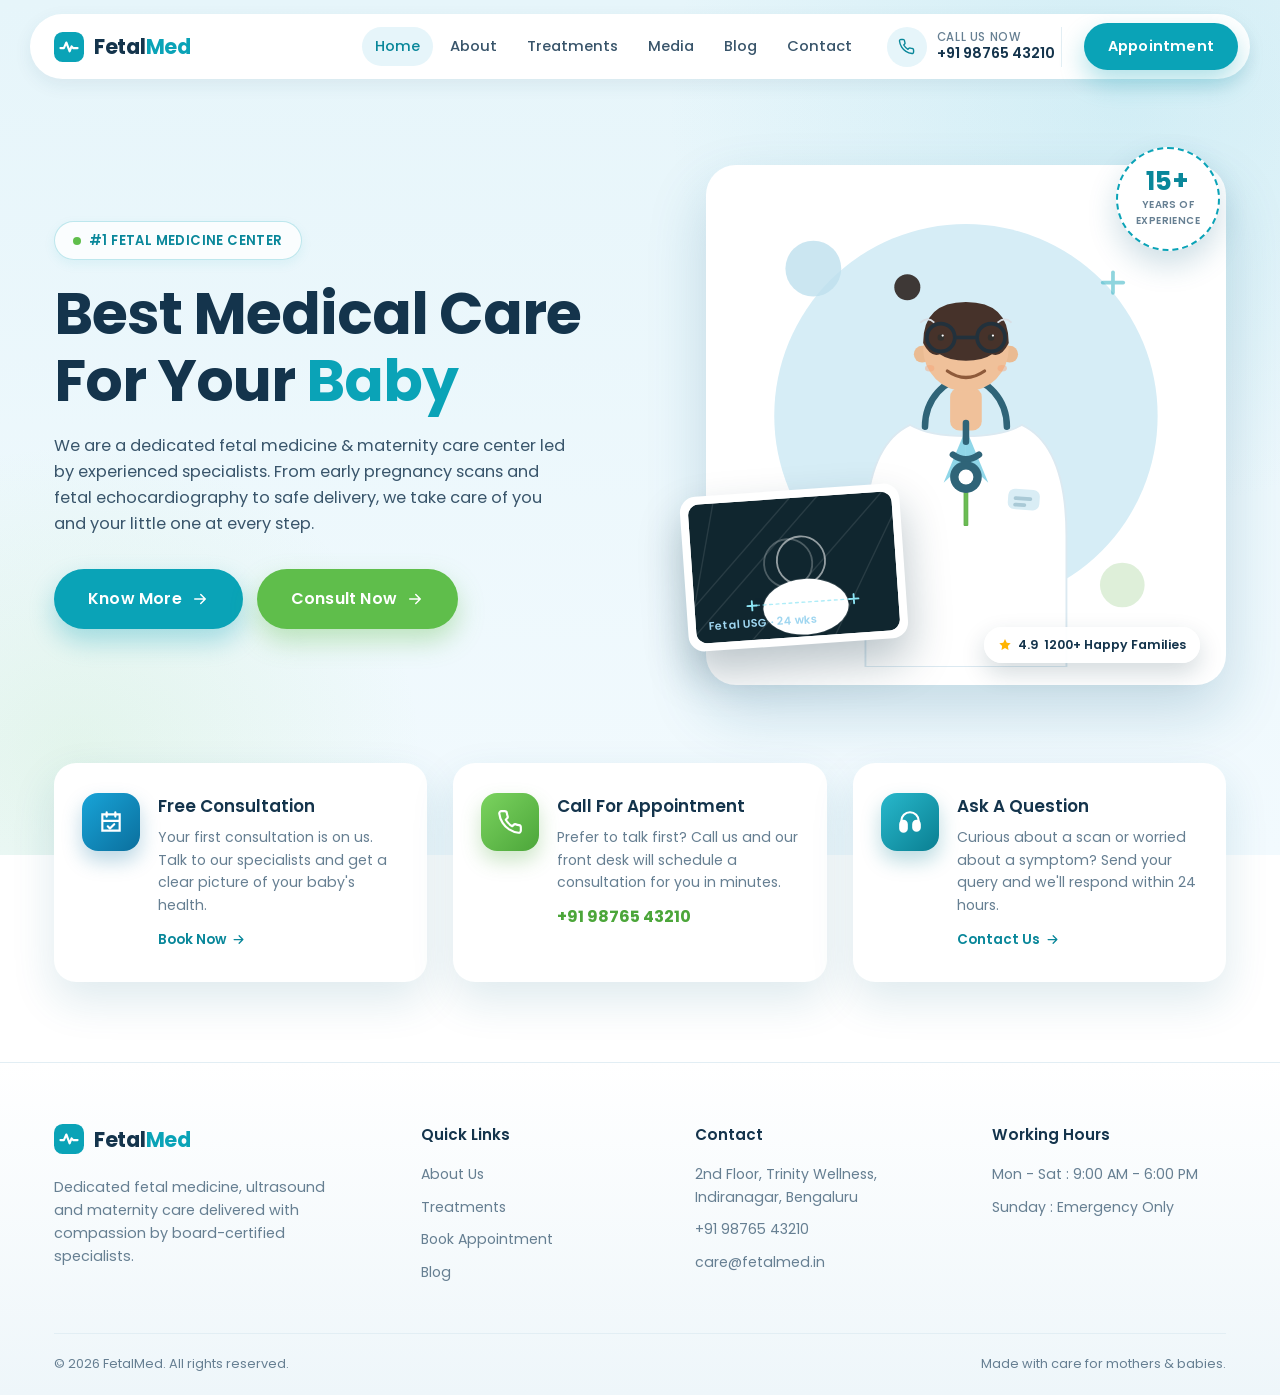
<file: index.html>
<!DOCTYPE html>
<html lang="en">
<head>
  <meta charset="UTF-8">
  <meta name="viewport" content="width=device-width, initial-scale=1.0">
  <title>FetalMed | Fetal Medicine &amp; Maternity Care Center</title>
  <link rel="preconnect" href="https://fonts.googleapis.com">
  <link rel="preconnect" href="https://fonts.gstatic.com" crossorigin>
  <link href="https://fonts.googleapis.com/css2?family=Poppins:wght@400;500;600;700&display=swap" rel="stylesheet">
  <link rel="stylesheet" href="style.css">
</head>
<body>

  <header class="navbar" id="navbar">
    <div class="nav-inner">
      <a class="logo" href="index.html">
        <svg viewBox="0 0 28 28" width="30" height="30" aria-hidden="true">
          <rect width="28" height="28" rx="8" fill="#0aa3b7"/>
          <path d="M6 15h3.2l2.3-5.2 3.1 8.2 1.8-4.6 1.4 1.6H22" fill="none" stroke="#fff" stroke-width="2" stroke-linecap="round" stroke-linejoin="round"/>
        </svg>
        <span class="logo-text">Fetal<span>Med</span></span>
      </a>

      <nav class="nav-right" id="navRight">
        <div class="nav-links">
          <a href="#home" class="active">Home</a>
          <a href="#about">About</a>
          <a href="#treatments">Treatments</a>
          <a href="#media">Media</a>
          <a href="#blog">Blog</a>
          <a href="#contact">Contact</a>
        </div>
        <a class="call-us" href="tel:+919876543210">
          <span class="call-icon">
            <svg viewBox="0 0 24 24" width="17" height="17" aria-hidden="true">
              <path d="M22 16.92v3a2 2 0 0 1-2.18 2 19.79 19.79 0 0 1-8.63-3.07 19.5 19.5 0 0 1-6-6 19.79 19.79 0 0 1-3.07-8.67A2 2 0 0 1 4.11 2h3a2 2 0 0 1 2 1.72c.127.96.361 1.903.7 2.81a2 2 0 0 1-.45 2.11L8.09 9.91a16 16 0 0 0 6 6l1.27-1.27a2 2 0 0 1 2.11-.45c.907.339 1.85.573 2.81.7A2 2 0 0 1 22 16.92z" fill="none" stroke="currentColor" stroke-width="2" stroke-linecap="round" stroke-linejoin="round"/>
            </svg>
          </span>
          <span class="call-meta">
            <em>Call Us Now</em>
            <strong>+91 98765 43210</strong>
          </span>
        </a>
        <a class="btn btn-primary btn-appointment" href="appointment.html">Appointment</a>
      </nav>

      <button class="hamburger" id="hamburger" aria-label="Toggle menu" aria-expanded="false">
        <span></span><span></span><span></span>
      </button>
    </div>
  </header>

  <main>
    <section class="hero" id="home">
      <div class="container hero-grid">
        <div class="hero-content">
          <span class="badge">
            <span class="pulse-dot"></span>
            #1 Fetal Medicine Center
          </span>
          <h1>Best Medical Care For Your <span class="hl">Baby</span></h1>
          <p class="hero-text">
            We are a dedicated fetal medicine &amp; maternity care center led by experienced
            specialists. From early pregnancy scans and fetal echocardiography to safe delivery,
            we take care of you and your little one at every step.
          </p>
          <div class="hero-actions">
            <a class="btn btn-primary btn-lg" href="#about">
              Know More
              <svg viewBox="0 0 24 24" width="18" height="18" aria-hidden="true">
                <path d="M5 12h14M13 6l6 6-6 6" fill="none" stroke="currentColor" stroke-width="2" stroke-linecap="round" stroke-linejoin="round"/>
              </svg>
            </a>
            <a class="btn btn-green btn-lg" href="appointment.html">
              Consult Now
              <svg viewBox="0 0 24 24" width="18" height="18" aria-hidden="true">
                <path d="M5 12h14M13 6l6 6-6 6" fill="none" stroke="currentColor" stroke-width="2" stroke-linecap="round" stroke-linejoin="round"/>
              </svg>
            </a>
          </div>
        </div>

        <div class="hero-media">
          <div class="doctor-card">
            <svg class="doc-svg" viewBox="0 0 520 520" aria-hidden="true">
              <circle cx="260" cy="250" r="206" fill="#d6edf6"/>
              <circle cx="260" cy="250" r="226" fill="none" stroke="#ffffff" stroke-opacity=".55" stroke-width="10"/>
              <circle cx="96" cy="92" r="30" fill="#bfe0ee" opacity=".8"/>
              <circle cx="428" cy="432" r="24" fill="#ddefd7" opacity=".95"/>
              <g stroke="#0aa3b7" stroke-width="4" stroke-linecap="round" opacity=".45">
                <path d="M418 96v22"/><path d="M407 107h22"/>
                <path d="M64 424v18"/><path d="M55 433h18"/>
              </g>

              <path d="M216 262 c0-30 22-52 44-52 s44 22 44 52" stroke="#2f6478" stroke-width="7" fill="none" stroke-linecap="round"/>

              <path d="M200 260 C166 276 152 318 152 380 L152 520 L368 520 L368 380 C368 318 354 276 320 260 C306 268 284 272 260 272 C236 272 214 268 200 260 Z" fill="#ffffff" stroke="#dbe9f1" stroke-width="2"/>
              <path d="M260 264 L236 322 L260 300 Z" fill="#8fd6e8"/>
              <path d="M260 264 L284 322 L260 300 Z" fill="#8fd6e8"/>
              <path d="M258 326 h4 v42 h-4 Z" fill="#6bbd53" stroke="#5aab43" stroke-width="1"/>

              <rect x="243" y="220" width="34" height="46" rx="10" fill="#f0c19a"/>
              <circle cx="213" cy="184" r="9" fill="#eabb92"/>
              <circle cx="307" cy="184" r="9" fill="#eabb92"/>
              <circle cx="260" cy="178" r="46" fill="#f0c19a"/>
              <path d="M214 172 q0-44 46-44 q46 0 46 44 q-8 16 -18 12 q-10 7 -28 7 q-18 0 -28 -7 q-10 4 -18 -12 Z" fill="#46322a"/>
              <circle cx="197" cy="112" r="14" fill="#231714" opacity=".85"/>
              <circle cx="323" cy="112" r="8" fill="#f0c19a" opacity="0"/>

              <g stroke="#d8dee4" stroke-width="2" fill="none">
                <path d="M211 150 q8-7 15 0"/>
                <path d="M294 150 q8-7 15 0"/>
              </g>
              <circle cx="233" cy="166" r="15" fill="none" stroke="#22313c" stroke-width="4"/>
              <circle cx="287" cy="166" r="15" fill="none" stroke="#22313c" stroke-width="4"/>
              <path d="M248 166 h24" stroke="#22313c" stroke-width="4"/>
              <circle cx="233" cy="166" r="3.5" fill="#31302e"/>
              <circle cx="287" cy="166" r="3.5" fill="#31302e"/>
              <circle cx="235" cy="164" r="1.2" fill="#fff"/>
              <circle cx="289" cy="164" r="1.2" fill="#fff"/>
              <path d="M240 202 q20 14 40 0" fill="none" stroke="#8e5a3a" stroke-width="3.5" stroke-linecap="round"/>
              <ellipse cx="221" cy="199" rx="5" ry="3.5" fill="#f6a175" opacity=".45"/>
              <ellipse cx="299" cy="199" rx="5" ry="3.5" fill="#f6a175" opacity=".45"/>

              <path d="M260 258 V 278" stroke="#2f6478" stroke-width="7" stroke-linecap="round"/>
              <path d="M246 292 q14 10 28 0 M274 292 q-14 10 -28 0" stroke="#2f6478" stroke-width="7" stroke-linecap="round" fill="none"/>
              <circle cx="260" cy="316" r="17" fill="#2f6478"/>
              <circle cx="260" cy="316" r="8" fill="#ffffff"/>

              <g fill="#d9edf5">
                <rect x="306" y="328" width="34" height="22" rx="7" transform="rotate(4 306 328)"/>
              </g>
              <rect x="312" y="336" width="20" height="4" rx="2" fill="#a9c9d6" transform="rotate(4 306 328)"/>
              <rect x="312" y="343" width="14" height="4" rx="2" fill="#a9c9d6" transform="rotate(4 306 328)"/>
            </svg>

            <div class="ultrasound-card">
              <svg viewBox="0 0 220 150" aria-hidden="true">
                <rect width="220" height="150" rx="12" fill="#10262f"/>
                <g stroke="#ffffff" stroke-opacity=".10" stroke-width="1.5" fill="none">
                  <path d="M-10 150 L150 -10"/>
                  <path d="M-40 150 L120 -10"/>
                  <path d="M60 150 L220 -10"/>
                  <path d="M-10 150 L30 -10"/>
                  <path d="M150 150 L240 -10"/>
                </g>
                <circle cx="118" cy="68" r="26" fill="none" stroke="#ffffff" stroke-opacity=".55" stroke-width="2"/>
                <circle cx="104" cy="70" r="26" fill="none" stroke="#ffffff" stroke-opacity=".25" stroke-width="2"/>
                <ellipse cx="120" cy="118" rx="46" ry="30" fill="#ffffff" stroke="#ffffff" stroke-opacity=".15" stroke-width="1.5"/>
                <g stroke="#8ce5f5" stroke-width="2" stroke-linecap="round">
                  <path d="M62 108 v10 M57 113 h10 M172 108 v10 M167 113 h10"/>
                  <path d="M67 113 h100" stroke-dasharray="3 4" stroke-width="1.5" opacity=".7"/>
                </g>
                <text x="14" y="136" fill="#9fd6f0" font-family="Poppins, sans-serif" font-size="12" font-weight="600">Fetal USG &middot; 24 wks</text>
              </svg>
            </div>

            <div class="exp-badge">
              <strong>15+</strong>
              <span>Years of<br>Experience</span>
            </div>
            <div class="rating-pill">
              <svg viewBox="0 0 20 20" width="14" height="14" aria-hidden="true">
                <path d="M10 1.6l2.5 5.1 5.6.8-4 3.9.9 5.6L10 14.2 5 17l.9-5.6-4-3.9 5.6-.8z" fill="#ffb400"/>
              </svg>
              4.9 &nbsp;1200+ Happy Families
            </div>
          </div>
        </div>
      </div>
    </section>

    <section class="features" id="about">
      <div class="container">
        <div class="feature-grid">
          <div class="feature-card">
            <div class="f-icon blue">
              <svg viewBox="0 0 24 24" width="26" height="26" aria-hidden="true">
                <path d="M4 5h16v15H4zM4 11h16M8 3v4M16 3v4" fill="none" stroke="#fff" stroke-width="2" stroke-linecap="round"/>
                <path d="M9 16l2 2 4-4" fill="none" stroke="#fff" stroke-width="2" stroke-linecap="round" stroke-linejoin="round"/>
              </svg>
            </div>
            <div>
              <h3>Free Consultation</h3>
              <p>Your first consultation is on us. Talk to our specialists and get a clear picture of your baby's health.</p>
              <a href="appointment.html" class="f-link">Book Now
                <svg viewBox="0 0 24 24" width="15" height="15" aria-hidden="true">
                  <path d="M5 12h14M13 6l6 6-6 6" fill="none" stroke="currentColor" stroke-width="2" stroke-linecap="round" stroke-linejoin="round"/>
                </svg>
              </a>
            </div>
          </div>

          <div class="feature-card">
            <div class="f-icon green">
              <svg viewBox="0 0 24 24" width="26" height="26" aria-hidden="true">
                <path d="M22 16.92v3a2 2 0 0 1-2.18 2 19.79 19.79 0 0 1-8.63-3.07 19.5 19.5 0 0 1-6-6 19.79 19.79 0 0 1-3.07-8.67A2 2 0 0 1 4.11 2h3a2 2 0 0 1 2 1.72c.127.96.361 1.903.7 2.81a2 2 0 0 1-.45 2.11L8.09 9.91a16 16 0 0 0 6 6l1.27-1.27a2 2 0 0 1 2.11-.45c.907.339 1.85.573 2.81.7A2 2 0 0 1 22 16.92z" fill="none" stroke="#fff" stroke-width="2" stroke-linecap="round" stroke-linejoin="round"/>
              </svg>
            </div>
            <div>
              <h3>Call For Appointment</h3>
              <p>Prefer to talk first? Call us and our front desk will schedule a consultation for you in minutes.</p>
              <a class="f-phone" href="tel:+919876543210">+91 98765 43210</a>
            </div>
          </div>

          <div class="feature-card">
            <div class="f-icon teal">
              <svg viewBox="0 0 24 24" width="26" height="26" aria-hidden="true">
                <path d="M4 14v-3a8 8 0 0 1 16 0v3" fill="none" stroke="#fff" stroke-width="2" stroke-linecap="round"/>
                <path d="M3 14a3 3 0 0 1 6 0v4a3 3 0 0 1-6 0zM15 14a3 3 0 0 1 6 0v3a3 3 0 0 1-6 0z" fill="#fff" stroke="#fff" stroke-width="2" stroke-linejoin="round"/>
              </svg>
            </div>
            <div>
              <h3>Ask A Question</h3>
              <p>Curious about a scan or worried about a symptom? Send your query and we'll respond within 24 hours.</p>
              <a href="appointment.html" class="f-link">Contact Us
                <svg viewBox="0 0 24 24" width="15" height="15" aria-hidden="true">
                  <path d="M5 12h14M13 6l6 6-6 6" fill="none" stroke="currentColor" stroke-width="2" stroke-linecap="round" stroke-linejoin="round"/>
                </svg>
              </a>
            </div>
          </div>
        </div>
      </div>
    </section>
  </main>

  <footer class="footer" id="contact">
    <div class="container">
      <div class="footer-grid">
        <div class="footer-brand">
          <a class="logo" href="index.html">
            <svg viewBox="0 0 28 28" width="30" height="30" aria-hidden="true">
              <rect width="28" height="28" rx="8" fill="#0aa3b7"/>
              <path d="M6 15h3.2l2.3-5.2 3.1 8.2 1.8-4.6 1.4 1.6H22" fill="none" stroke="#fff" stroke-width="2" stroke-linecap="round" stroke-linejoin="round"/>
            </svg>
            <span class="logo-text">Fetal<span>Med</span></span>
          </a>
          <p>Dedicated fetal medicine, ultrasound and maternity care delivered with compassion by board-certified specialists.</p>
        </div>
        <div class="footer-col">
          <h4>Quick Links</h4>
          <ul>
            <li><a href="#about">About Us</a></li>
            <li><a href="#treatments">Treatments</a></li>
            <li><a href="appointment.html">Book Appointment</a></li>
            <li><a href="#blog">Blog</a></li>
          </ul>
        </div>
        <div class="footer-col">
          <h4>Contact</h4>
          <ul>
            <li>2nd Floor, Trinity Wellness,<br>Indiranagar, Bengaluru</li>
            <li><a href="tel:+919876543210">+91 98765 43210</a></li>
            <li><a href="mailto:care@fetalmed.in">care@fetalmed.in</a></li>
          </ul>
        </div>
        <div class="footer-col">
          <h4>Working Hours</h4>
          <ul>
            <li>Mon - Sat : 9:00 AM - 6:00 PM</li>
            <li>Sunday : Emergency Only</li>
          </ul>
        </div>
      </div>
      <div class="footer-bottom">
        <p>&copy; 2026 FetalMed. All rights reserved.</p>
        <p>Made with care for mothers &amp; babies.</p>
      </div>
    </div>
  </footer>

  <script src="script.js"></script>
</body>
</html>
</file>
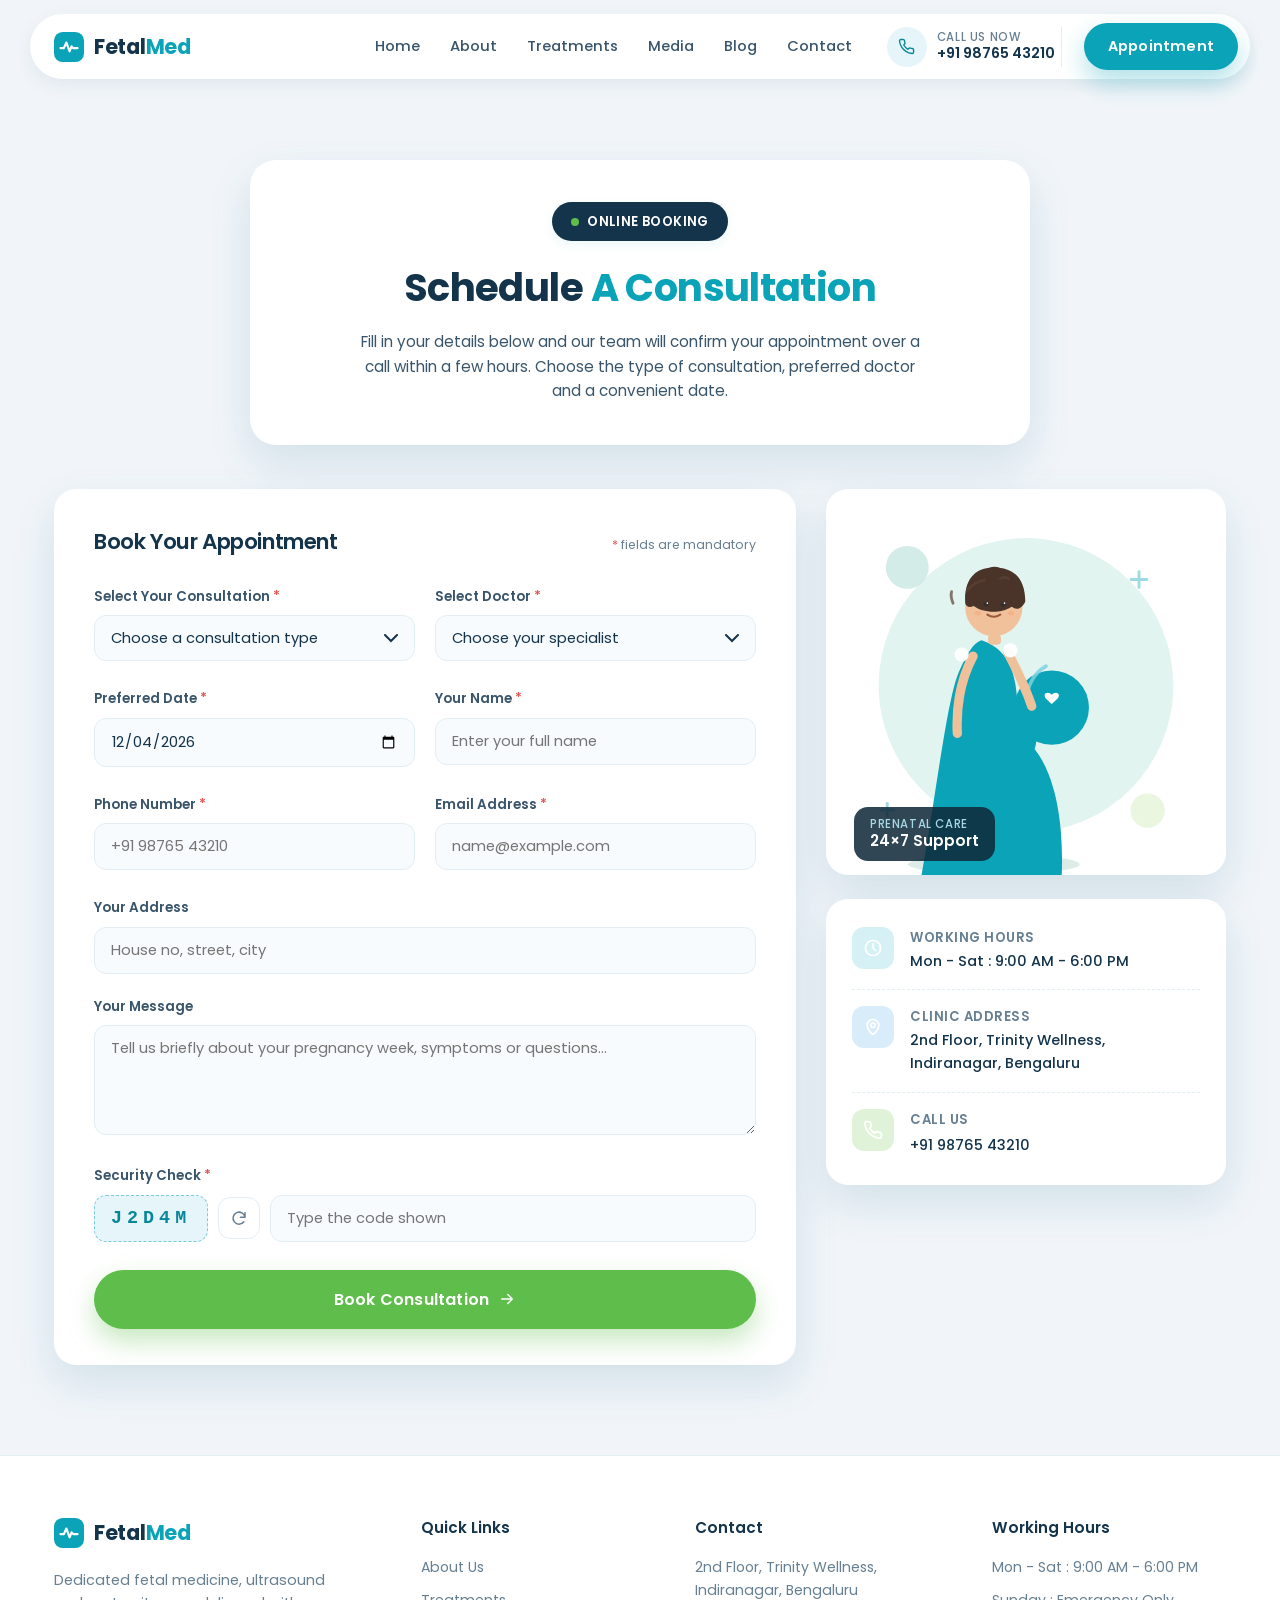
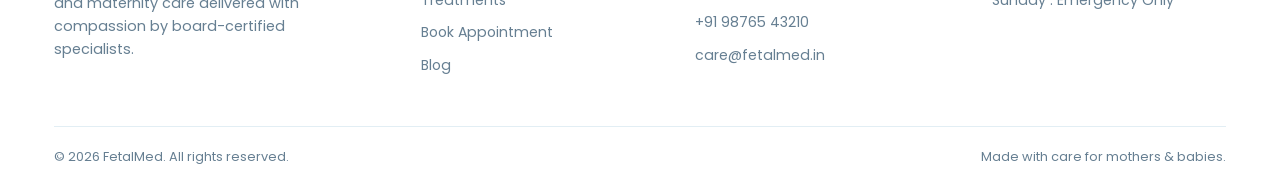
<file: appointment.html>
<!DOCTYPE html>
<html lang="en">
<head>
  <meta charset="UTF-8">
  <meta name="viewport" content="width=device-width, initial-scale=1.0">
  <title>Book Appointment | FetalMed</title>
  <link rel="preconnect" href="https://fonts.googleapis.com">
  <link rel="preconnect" href="https://fonts.gstatic.com" crossorigin>
  <link href="https://fonts.googleapis.com/css2?family=Poppins:wght@400;500;600;700&display=swap" rel="stylesheet">
  <link rel="stylesheet" href="style.css">
</head>
<body class="page-appointment">

  <header class="navbar" id="navbar">
    <div class="nav-inner">
      <a class="logo" href="index.html">
        <svg viewBox="0 0 28 28" width="30" height="30" aria-hidden="true">
          <rect width="28" height="28" rx="8" fill="#0aa3b7"/>
          <path d="M6 15h3.2l2.3-5.2 3.1 8.2 1.8-4.6 1.4 1.6H22" fill="none" stroke="#fff" stroke-width="2" stroke-linecap="round" stroke-linejoin="round"/>
        </svg>
        <span class="logo-text">Fetal<span>Med</span></span>
      </a>

      <nav class="nav-right" id="navRight">
        <div class="nav-links">
          <a href="index.html#home">Home</a>
          <a href="index.html#about">About</a>
          <a href="index.html#treatments">Treatments</a>
          <a href="index.html#media">Media</a>
          <a href="index.html#blog">Blog</a>
          <a href="#contact">Contact</a>
        </div>
        <a class="call-us" href="tel:+919876543210">
          <span class="call-icon">
            <svg viewBox="0 0 24 24" width="17" height="17" aria-hidden="true">
              <path d="M22 16.92v3a2 2 0 0 1-2.18 2 19.79 19.79 0 0 1-8.63-3.07 19.5 19.5 0 0 1-6-6 19.79 19.79 0 0 1-3.07-8.67A2 2 0 0 1 4.11 2h3a2 2 0 0 1 2 1.72c.127.96.361 1.903.7 2.81a2 2 0 0 1-.45 2.11L8.09 9.91a16 16 0 0 0 6 6l1.27-1.27a2 2 0 0 1 2.11-.45c.907.339 1.85.573 2.81.7A2 2 0 0 1 22 16.92z" fill="none" stroke="currentColor" stroke-width="2" stroke-linecap="round" stroke-linejoin="round"/>
            </svg>
          </span>
          <span class="call-meta">
            <em>Call Us Now</em>
            <strong>+91 98765 43210</strong>
          </span>
        </a>
        <a class="btn btn-primary btn-appointment" href="appointment.html">Appointment</a>
      </nav>

      <button class="hamburger" id="hamburger" aria-label="Toggle menu" aria-expanded="false">
        <span></span><span></span><span></span>
      </button>
    </div>
  </header>

  <main class="ap-main">
    <div class="container">

      <div class="ap-head">
        <span class="badge dark">
          <span class="pulse-dot"></span>
          Online Booking
        </span>
        <h1>Schedule <span class="hl">A Consultation</span></h1>
        <p>Fill in your details below and our team will confirm your appointment over a call within a few hours. Choose the type of consultation, preferred doctor and a convenient date.</p>
      </div>

      <div class="ap-grid">
        <div class="form-card">
          <form id="appointment-form" novalidate>
            <div class="form-header">
              <h2>Book Your Appointment</h2>
              <span class="required-note"><em>*</em> fields are mandatory</span>
            </div>

            <div class="field-row">
              <div class="field">
                <label for="consultation">Select Your Consultation <em>*</em></label>
                <select id="consultation" name="consultation">
                  <option value="">Choose a consultation type</option>
                  <option>Fetal Medicine Check-up</option>
                  <option>Nuchal Translucency (NT) Scan</option>
                  <option>Anomaly Scan (Level II)</option>
                  <option>Fetal Echocardiography</option>
                  <option>Doppler Ultrasound</option>
                  <option>General Maternity Consultation</option>
                </select>
                <p class="error-msg"></p>
              </div>

              <div class="field">
                <label for="doctor">Select Doctor <em>*</em></label>
                <select id="doctor" name="doctor">
                  <option value="">Choose your specialist</option>
                  <option>Dr. Priya Sharma (Fetal Medicine)</option>
                  <option>Dr. Sameer Mehta (Radiology)</option>
                  <option>Dr. Neha Khanna (Obstetrics)</option>
                  <option>Dr. Arjun Nair (Fetal Cardiology)</option>
                </select>
                <p class="error-msg"></p>
              </div>

              <div class="field">
                <label for="date">Preferred Date <em>*</em></label>
                <input type="date" id="date" name="date">
                <p class="error-msg"></p>
              </div>

              <div class="field">
                <label for="name">Your Name <em>*</em></label>
                <input type="text" id="name" name="name" placeholder="Enter your full name">
                <p class="error-msg"></p>
              </div>

              <div class="field">
                <label for="phone">Phone Number <em>*</em></label>
                <input type="tel" id="phone" name="phone" placeholder="+91 98765 43210">
                <p class="error-msg"></p>
              </div>

              <div class="field">
                <label for="email">Email Address <em>*</em></label>
                <input type="email" id="email" name="email" placeholder="name@example.com">
                <p class="error-msg"></p>
              </div>
            </div>

            <div class="field">
              <label for="address">Your Address</label>
              <input type="text" id="address" name="address" placeholder="House no, street, city">
              <p class="error-msg"></p>
            </div>

            <div class="field">
              <label for="message">Your Message</label>
              <textarea id="message" name="message" rows="4" placeholder="Tell us briefly about your pregnancy week, symptoms or questions..."></textarea>
              <p class="error-msg"></p>
            </div>

            <div class="field captcha-field">
              <label for="captcha">Security Check <em>*</em></label>
              <div class="captcha-row">
                <span class="captcha-box" id="captcha-code" title="Captcha code">AX3K9</span>
                <button type="button" class="captcha-refresh" id="captcha-refresh" aria-label="Refresh captcha">
                  <svg viewBox="0 0 24 24" width="18" height="18" aria-hidden="true">
                    <path d="M20 11a8 8 0 1 0-1.5 6M20 5v6h-6" fill="none" stroke="currentColor" stroke-width="2" stroke-linecap="round" stroke-linejoin="round"/>
                  </svg>
                </button>
                <input type="text" id="captcha" name="captcha" placeholder="Type the code shown" autocomplete="off">
              </div>
              <p class="error-msg"></p>
            </div>

            <button type="submit" class="btn btn-green btn-submit">
              Book Consultation
              <svg viewBox="0 0 24 24" width="18" height="18" aria-hidden="true">
                <path d="M5 12h14M13 6l6 6-6 6" fill="none" stroke="currentColor" stroke-width="2" stroke-linecap="round" stroke-linejoin="round"/>
              </svg>
            </button>
          </form>

          <div class="success-box" id="successBox" hidden>
            <div class="success-icon">
              <svg viewBox="0 0 24 24" width="34" height="34" aria-hidden="true">
                <path d="M5 13l4 4L19 7" fill="none" stroke="#fff" stroke-width="3" stroke-linecap="round" stroke-linejoin="round"/>
              </svg>
            </div>
            <h2>Appointment Requested!</h2>
            <p>Thank you, <strong id="successName"></strong>. Your <strong id="successType"></strong> with <strong id="successDoc"></strong> on <strong id="successDate"></strong> has been submitted.</p>
            <p class="sub">Our team will call you shortly to confirm the slot.</p>
            <button type="button" class="btn btn-outline" id="bookAnother">Book Another Appointment</button>
          </div>
        </div>

        <aside class="ap-aside">
          <div class="media-card">
            <div class="img-wrap">
              <svg viewBox="0 0 520 520" aria-hidden="true">
                <circle cx="260" cy="255" r="206" fill="#e2f4f0"/>
                <circle cx="260" cy="255" r="226" fill="none" stroke="#ffffff" stroke-opacity=".6" stroke-width="10"/>
                <circle cx="94" cy="90" r="30" fill="#c8e8e2" opacity=".8"/>
                <circle cx="430" cy="430" r="24" fill="#e9f6dd" opacity=".9"/>
                <g stroke="#0aa3b7" stroke-width="4" stroke-linecap="round" opacity=".4">
                  <path d="M418 96v22"/><path d="M407 107h22"/>
                  <path d="M66 420v18"/><path d="M57 429h18"/>
                </g>
                <ellipse cx="215" cy="505" rx="120" ry="14" fill="#bcd8d3" opacity=".5"/>

                <path d="M198 192 C236 205 248 238 248 292 C268 302 280 322 272 344 C308 390 312 470 310 520 L114 520 C136 398 150 268 168 232 C181 205 187 196 198 192 Z" fill="#0aa3b7"/>
                <circle cx="296" cy="286" r="52" fill="#0aa3b7"/>
                <path d="M262 278 a52 52 0 0 1 26-50" fill="none" stroke="#7ed3e0" stroke-width="5" stroke-linecap="round" opacity=".85"/>
                <path d="M296 268 c-3-4 -10-4 -10 1 c0 4 6 8 10 12 c4-4 10-8 10-12 c0-5 -7-5 -10-1 Z" fill="#ffffff"/>

                <path d="M186 214 C168 248 162 282 164 322" stroke="#efc19a" stroke-width="13" fill="none" stroke-linecap="round"/>
                <path d="M234 208 C252 242 262 266 268 284" stroke="#efc19a" stroke-width="13" fill="none" stroke-linecap="round"/>
                <circle cx="170" cy="212" r="10" fill="#ffffff" opacity=".95"/>
                <circle cx="238" cy="206" r="10" fill="#ffffff" opacity=".95"/>

                <rect x="207" y="184" width="18" height="14" rx="5" fill="#f0c19a"/>
                <circle cx="215" cy="146" r="40" fill="#f0c19a"/>
                <circle cx="216" cy="106" r="17" fill="#4a3429"/>
                <path d="M175 140 c-2-36 16-50 40-50 32 0 44 20 44 48 -8 14 -14 10 -19 7 -10 6 -17 7 -25 7 -12 0 -21 -3 -28 -8 -7 3 -10 1 -12 -4 Z" fill="#4a3429"/>
                <path d="M178 122 q10-12 24-14 M158 140 q-4-10 -2-16 M224 106 q6-4 12 0" stroke="#5d4234" stroke-width="4" fill="none" stroke-linecap="round" opacity=".7"/>

                <circle cx="204" cy="142" r="3.4" fill="#303030"/>
                <circle cx="228" cy="142" r="3.4" fill="#303030"/>
                <circle cx="206" cy="140" r="1.1" fill="#fff"/>
                <circle cx="230" cy="140" r="1.1" fill="#fff"/>
                <path d="M206 156 q9 6 18 0" fill="none" stroke="#9c5a3a" stroke-width="3" stroke-linecap="round"/>
                <ellipse cx="193" cy="154" rx="4.5" ry="3" fill="#f6a175" opacity=".45"/>
                <ellipse cx="239" cy="154" rx="4.5" ry="3" fill="#f6a175" opacity=".45"/>
              </svg>
              <div class="img-badge">
                <span>Prenatal Care</span>
                <strong>24&times;7 Support</strong>
              </div>
            </div>
          </div>

          <div class="info-card">
            <div class="info-row">
              <span class="info-icon teal">
                <svg viewBox="0 0 24 24" width="20" height="20" aria-hidden="true">
                  <circle cx="12" cy="12" r="9" fill="none" stroke="#fff" stroke-width="2"/>
                  <path d="M12 7v5l3 3" fill="none" stroke="#fff" stroke-width="2" stroke-linecap="round"/>
                </svg>
              </span>
              <div>
                <h4>Working Hours</h4>
                <p>Mon - Sat : 9:00 AM - 6:00 PM</p>
              </div>
            </div>
            <div class="info-row">
              <span class="info-icon blue">
                <svg viewBox="0 0 24 24" width="20" height="20" aria-hidden="true">
                  <path d="M12 21s-7-5.1-7-11a7 7 0 0 1 14 0c0 5.9-7 11-7 11z" fill="none" stroke="#fff" stroke-width="2"/>
                  <circle cx="12" cy="10" r="2.6" fill="none" stroke="#fff" stroke-width="2"/>
                </svg>
              </span>
              <div>
                <h4>Clinic Address</h4>
                <p>2nd Floor, Trinity Wellness,<br>Indiranagar, Bengaluru</p>
              </div>
            </div>
            <div class="info-row">
              <span class="info-icon green">
                <svg viewBox="0 0 24 24" width="20" height="20" aria-hidden="true">
                  <path d="M22 16.92v3a2 2 0 0 1-2.18 2 19.79 19.79 0 0 1-8.63-3.07 19.5 19.5 0 0 1-6-6 19.79 19.79 0 0 1-3.07-8.67A2 2 0 0 1 4.11 2h3a2 2 0 0 1 2 1.72c.127.96.361 1.903.7 2.81a2 2 0 0 1-.45 2.11L8.09 9.91a16 16 0 0 0 6 6l1.27-1.27a2 2 0 0 1 2.11-.45c.907.339 1.85.573 2.81.7A2 2 0 0 1 22 16.92z" fill="none" stroke="#fff" stroke-width="2" stroke-linecap="round" stroke-linejoin="round"/>
                </svg>
              </span>
              <div>
                <h4>Call Us</h4>
                <a href="tel:+919876543210">+91 98765 43210</a>
              </div>
            </div>
          </div>
        </aside>
      </div>
    </div>
  </main>

  <footer class="footer" id="contact">
    <div class="container">
      <div class="footer-grid">
        <div class="footer-brand">
          <a class="logo" href="index.html">
            <svg viewBox="0 0 28 28" width="30" height="30" aria-hidden="true">
              <rect width="28" height="28" rx="8" fill="#0aa3b7"/>
              <path d="M6 15h3.2l2.3-5.2 3.1 8.2 1.8-4.6 1.4 1.6H22" fill="none" stroke="#fff" stroke-width="2" stroke-linecap="round" stroke-linejoin="round"/>
            </svg>
            <span class="logo-text">Fetal<span>Med</span></span>
          </a>
          <p>Dedicated fetal medicine, ultrasound and maternity care delivered with compassion by board-certified specialists.</p>
        </div>
        <div class="footer-col">
          <h4>Quick Links</h4>
          <ul>
            <li><a href="index.html#about">About Us</a></li>
            <li><a href="index.html#treatments">Treatments</a></li>
            <li><a href="appointment.html">Book Appointment</a></li>
            <li><a href="index.html#blog">Blog</a></li>
          </ul>
        </div>
        <div class="footer-col">
          <h4>Contact</h4>
          <ul>
            <li>2nd Floor, Trinity Wellness,<br>Indiranagar, Bengaluru</li>
            <li><a href="tel:+919876543210">+91 98765 43210</a></li>
            <li><a href="mailto:care@fetalmed.in">care@fetalmed.in</a></li>
          </ul>
        </div>
        <div class="footer-col">
          <h4>Working Hours</h4>
          <ul>
            <li>Mon - Sat : 9:00 AM - 6:00 PM</li>
            <li>Sunday : Emergency Only</li>
          </ul>
        </div>
      </div>
      <div class="footer-bottom">
        <p>&copy; 2026 FetalMed. All rights reserved.</p>
        <p>Made with care for mothers &amp; babies.</p>
      </div>
    </div>
  </footer>

  <script src="script.js"></script>
</body>
</html>
</file>
<file: style.css>
/* ==========================================================
   FetalMed — Fetal Medicine & Maternity Care Center
   Vanilla HTML/CSS/JS demo
   ========================================================== */

:root {
  --teal: #0aa3b7;
  --teal-dark: #09879a;
  --blue: #0b8cc8;
  --blue-deep: #0c5f8a;
  --green: #5fbe4b;
  --green-dark: #4ca63a;
  --sky: #e6f5fa;
  --sky-2: #f2fafe;
  --slate: #f1f5f9;
  --ink: #14344c;
  --ink-soft: #39556b;
  --muted: #667f92;
  --border: #e2eef4;
  --white: #ffffff;
  --danger: #e25555;
  --radius-lg: 22px;
  --radius-sm: 12px;
  --shadow-sm: 0 6px 18px rgba(20, 74, 104, 0.08);
  --shadow: 0 18px 44px rgba(20, 104, 138, 0.14);
  --shadow-lg: 0 26px 60px rgba(13, 95, 130, 0.2);
  --font: "Poppins", "Segoe UI", Arial, sans-serif;
}

* { margin: 0; padding: 0; box-sizing: border-box; }

html { scroll-behavior: smooth; scroll-padding-top: 130px; }

body {
  font-family: var(--font);
  color: var(--ink);
  background: var(--white);
  line-height: 1.6;
  -webkit-font-smoothing: antialiased;
}

img, svg { display: block; max-width: 100%; }
a { text-decoration: none; color: inherit; }
ul { list-style: none; }
button { font-family: inherit; cursor: pointer; }

.container {
  max-width: 1220px;
  margin: 0 auto;
  padding: 0 24px;
}

/* ---------- Buttons ---------- */
.btn {
  display: inline-flex;
  align-items: center;
  justify-content: center;
  gap: 9px;
  font-family: var(--font);
  font-size: .95rem;
  font-weight: 600;
  letter-spacing: .2px;
  padding: 12px 24px;
  border-radius: 999px;
  border: 2px solid transparent;
  transition: transform .2s ease, box-shadow .2s ease, background .2s ease;
}
.btn:active { transform: scale(.97); }

.btn-primary {
  background: var(--teal);
  color: var(--white);
  box-shadow: 0 12px 26px rgba(10, 163, 183, .32);
}
.btn-primary:hover { background: var(--teal-dark); box-shadow: 0 14px 30px rgba(10, 163, 183, .42); transform: translateY(-2px); }

.btn-green {
  background: var(--green);
  color: var(--white);
  box-shadow: 0 12px 26px rgba(95, 190, 75, .35);
}
.btn-green:hover { background: var(--green-dark); box-shadow: 0 14px 30px rgba(95, 190, 75, .45); transform: translateY(-2px); }

.btn-outline {
  background: var(--white);
  color: var(--teal-dark);
  border-color: var(--teal);
}
.btn-outline:hover { background: var(--sky); }

.btn-lg { padding: 15px 32px; font-size: 1rem; }

/* ==========================================================
   Navbar
   ========================================================== */
.navbar {
  position: fixed;
  top: 0; left: 0; right: 0;
  z-index: 1000;
  padding: 14px 16px 0;
}

.nav-inner {
  position: relative;
  max-width: 1220px;
  margin: 0 auto;
  display: flex;
  align-items: center;
  justify-content: space-between;
  gap: 16px;
  background: var(--white);
  border-radius: 999px;
  padding: 9px 12px 9px 24px;
  box-shadow: var(--shadow-sm);
  transition: box-shadow .3s ease;
}
.navbar.scrolled .nav-inner { box-shadow: 0 12px 32px rgba(20, 74, 104, .16); }

.logo {
  display: inline-flex;
  align-items: center;
  gap: 10px;
  flex-shrink: 0;
}
.logo-text { font-size: 1.3rem; font-weight: 700; color: var(--ink); letter-spacing: -.3px; }
.logo-text span { color: var(--teal); }

.nav-right { display: flex; align-items: center; gap: 22px; }

.nav-links { display: flex; align-items: center; gap: 4px; }
.nav-links a {
  font-size: .92rem;
  font-weight: 500;
  color: var(--ink-soft);
  padding: 8px 13px;
  border-radius: 999px;
  transition: color .2s ease, background .2s ease;
}
.nav-links a:hover, .nav-links a.active { color: var(--teal-dark); background: var(--sky); }

.call-us {
  display: inline-flex;
  align-items: center;
  gap: 10px;
  padding-right: 6px;
  border-right: 1px solid var(--border);
}
.call-icon {
  width: 40px; height: 40px;
  flex-shrink: 0;
  display: grid;
  place-items: center;
  border-radius: 50%;
  background: var(--sky);
  color: var(--teal-dark);
}
.call-meta { display: flex; flex-direction: column; line-height: 1.2; }
.call-meta em { font-style: normal; font-size: .72rem; font-weight: 500; text-transform: uppercase; letter-spacing: .6px; color: var(--muted); }
.call-meta strong { font-size: .9rem; font-weight: 600; color: var(--ink); }

.btn-appointment { padding: 10px 22px; font-size: .9rem; }

.hamburger {
  display: none;
  flex-direction: column;
  justify-content: center;
  gap: 5px;
  width: 44px; height: 44px;
  border: none;
  background: var(--sky);
  border-radius: 50%;
  align-items: center;
  padding: 0;
  z-index: 5;
}
.hamburger span {
  width: 20px; height: 2.5px;
  background: var(--teal-dark);
  border-radius: 2px;
  transition: transform .25s ease, opacity .25s ease;
}
.nav-inner.open .hamburger span:nth-child(1) { transform: translateY(7.5px) rotate(45deg); }
.nav-inner.open .hamburger span:nth-child(2) { opacity: 0; }
.nav-inner.open .hamburger span:nth-child(3) { transform: translateY(-7.5px) rotate(-45deg); }

/* ==========================================================
   Hero
   ========================================================== */
.hero {
  position: relative;
  background:
    radial-gradient(60% 80% at 88% 12%, rgba(110, 201, 222, .18), transparent 60%),
    radial-gradient(45% 60% at 6% 88%, rgba(154, 220, 143, .16), transparent 60%),
    linear-gradient(180deg, var(--sky) 0%, var(--sky-2) 100%);
  padding: 165px 0 170px;
  overflow: hidden;
}

.hero-grid {
  display: grid;
  grid-template-columns: 1.05fr .95fr;
  gap: 48px;
  align-items: center;
}

.badge {
  display: inline-flex;
  align-items: center;
  gap: 8px;
  background: rgba(255, 255, 255, .75);
  color: var(--teal-dark);
  border: 1px solid rgba(10, 163, 183, .25);
  font-size: .82rem;
  font-weight: 600;
  letter-spacing: .4px;
  text-transform: uppercase;
  padding: 8px 18px;
  border-radius: 999px;
  box-shadow: 0 4px 12px rgba(10, 163, 183, .08);
}
.badge.dark { background: var(--ink); color: var(--white); border-color: transparent; }
.badge .pulse-dot {
  width: 8px; height: 8px;
  border-radius: 50%;
  background: var(--green);
  box-shadow: 0 0 0 0 rgba(95, 190, 75, .6);
  animation: pulse 2s infinite;
}
@keyframes pulse {
  0% { box-shadow: 0 0 0 0 rgba(95, 190, 75, .55); }
  70% { box-shadow: 0 0 0 9px rgba(95, 190, 75, 0); }
  100% { box-shadow: 0 0 0 0 rgba(95, 190, 75, 0); }
}

.hero h1 {
  font-size: clamp(2.3rem, 4.6vw, 3.65rem);
  font-weight: 700;
  line-height: 1.15;
  letter-spacing: -1px;
  margin: 20px 0 18px;
  color: var(--ink);
}
.hero h1 .hl { color: var(--teal); position: relative; white-space: nowrap; }
.hero h1 .hl::after {
  content: "";
  position: absolute;
  left: 2px; right: 2px; bottom: 2px;
  height: 9px;
  border-radius: 6px;
  background: rgba(95, 190, 75, .35);
  z-index: -1;
}

.hero-text {
  font-size: 1.02rem;
  color: var(--ink-soft);
  max-width: 520px;
  margin-bottom: 32px;
}

.hero-actions { display: flex; flex-wrap: wrap; gap: 14px; }

/* ---------- Hero media ---------- */
.hero-media { position: relative; }

.doctor-card {
  position: relative;
  background: var(--white);
  border-radius: 30px;
  padding: 18px;
  box-shadow: var(--shadow-lg);
  margin-left: 14px;
}
.doc-svg { width: 100%; height: auto; }

.ultrasound-card {
  position: absolute;
  left: -22px;
  bottom: 40px;
  width: 220px;
  background: var(--white);
  border-radius: 16px;
  padding: 8px;
  box-shadow: 0 22px 44px rgba(12, 48, 66, .28);
  transform: rotate(-4deg);
  animation: floaty 5.5s ease-in-out infinite;
}
.ultrasound-card svg { width: 100%; height: auto; border-radius: 10px; }
@keyframes floaty {
  0%, 100% { transform: rotate(-4deg) translateY(0); }
  50% { transform: rotate(-4deg) translateY(-9px); }
}

.exp-badge {
  position: absolute;
  top: -18px;
  right: 6px;
  display: flex;
  flex-direction: column;
  align-items: center;
  justify-content: center;
  width: 104px; height: 104px;
  background: var(--white);
  border: 2px dashed var(--teal);
  border-radius: 50%;
  text-align: center;
  box-shadow: 0 14px 30px rgba(13, 95, 130, .2);
}
.exp-badge strong { font-size: 1.6rem; font-weight: 700; color: var(--teal-dark); line-height: 1; }
.exp-badge span { font-size: .62rem; font-weight: 600; color: var(--muted); text-transform: uppercase; letter-spacing: .4px; margin-top: 3px; }

.rating-pill {
  position: absolute;
  right: 26px;
  bottom: 22px;
  display: inline-flex;
  align-items: center;
  gap: 6px;
  background: rgba(255, 255, 255, .95);
  color: var(--ink);
  font-size: .78rem;
  font-weight: 600;
  padding: 8px 14px;
  border-radius: 999px;
  box-shadow: 0 10px 24px rgba(12, 48, 66, .18);
}

/* ==========================================================
   Features strip
   ========================================================== */
.features {
  position: relative;
  z-index: 5;
  margin-top: -92px;
  padding-bottom: 80px;
}

.feature-grid {
  display: grid;
  grid-template-columns: repeat(3, 1fr);
  gap: 26px;
}

.feature-card {
  background: var(--white);
  border-radius: var(--radius-lg);
  padding: 30px 28px;
  display: flex;
  gap: 18px;
  align-items: flex-start;
  box-shadow: var(--shadow);
  transition: transform .25s ease, box-shadow .25s ease;
}
.feature-card:hover { transform: translateY(-5px); box-shadow: var(--shadow-lg); }

.f-icon {
  width: 58px; height: 58px;
  flex-shrink: 0;
  display: grid;
  place-items: center;
  border-radius: 16px;
}
.f-icon.blue { background: linear-gradient(135deg, #18a4d8, #0b6f9d); box-shadow: 0 10px 20px rgba(11, 111, 157, .28); }
.f-icon.green { background: linear-gradient(135deg, #7bd35f, #4ca63a); box-shadow: 0 10px 20px rgba(76, 166, 58, .28); }
.f-icon.teal { background: linear-gradient(135deg, #28b8cc, #0a7f92); box-shadow: 0 10px 20px rgba(10, 127, 146, .28); }

.feature-card h3 { font-size: 1.06rem; font-weight: 600; margin-bottom: 6px; }
.feature-card p { font-size: .88rem; color: var(--muted); margin-bottom: 10px; }

.f-link {
  display: inline-flex;
  align-items: center;
  gap: 5px;
  font-size: .85rem;
  font-weight: 600;
  color: var(--teal-dark);
  transition: gap .2s ease;
}
.f-link:hover { gap: 9px; }

.f-phone { font-size: 1rem; font-weight: 700; color: var(--green-dark); }
.f-phone:hover { color: var(--teal); }

/* ==========================================================
   Footer
   ========================================================== */
.footer {
  background: linear-gradient(180deg, #ffffff, #eef6fa);
  border-top: 1px solid var(--border);
  padding: 60px 0 0;
}
.footer-grid {
  display: grid;
  grid-template-columns: 1.4fr 1fr 1.1fr 1fr;
  gap: 40px;
  padding-bottom: 40px;
}
.footer-brand p { font-size: .9rem; color: var(--muted); margin-top: 14px; max-width: 300px; }
.footer-col h4 { font-size: .95rem; font-weight: 600; margin-bottom: 16px; color: var(--ink); }
.footer-col ul li { font-size: .88rem; color: var(--muted); margin-bottom: 10px; }
.footer-col ul a:hover { color: var(--teal); }
.footer-bottom {
  display: flex;
  flex-wrap: wrap;
  justify-content: space-between;
  gap: 10px;
  border-top: 1px solid var(--border);
  padding: 20px 0;
  font-size: .8rem;
  color: var(--muted);
}

/* ==========================================================
   Appointment page
   ========================================================== */
.page-appointment {
  background: var(--slate);
}
.page-appointment .footer { background: #ffffff; }

.ap-main { padding-top: 160px; padding-bottom: 90px; }

.ap-head {
  background: var(--white);
  border-radius: 26px;
  box-shadow: var(--shadow);
  padding: 42px 46px;
  text-align: center;
  max-width: 780px;
  margin: 0 auto 44px;
}
.ap-head h1 {
  font-size: clamp(1.7rem, 3.2vw, 2.4rem);
  font-weight: 700;
  letter-spacing: -.6px;
  margin: 16px 0 12px;
}
.ap-head h1 .hl { color: var(--teal); }
.ap-head p { color: var(--ink-soft); font-size: .95rem; max-width: 560px; margin: 0 auto; }

.ap-grid {
  display: grid;
  grid-template-columns: 1fr 400px;
  gap: 30px;
  align-items: start;
}

/* ---------- Form card ---------- */
.form-card {
  background: var(--white);
  border-radius: var(--radius-lg);
  box-shadow: var(--shadow);
  padding: 36px 40px;
}
.form-header {
  display: flex;
  flex-wrap: wrap;
  align-items: baseline;
  justify-content: space-between;
  gap: 8px;
  margin-bottom: 26px;
}
.form-header h2 { font-size: 1.35rem; font-weight: 600; letter-spacing: -.4px; }
.required-note { font-size: .78rem; color: var(--muted); }
.required-note em { color: var(--danger); font-style: normal; }

.field-row {
  display: grid;
  grid-template-columns: 1fr 1fr;
  gap: 0 20px;
}
.field { margin-bottom: 22px; }
.field-row .field { margin-bottom: 22px; }

.field label {
  display: block;
  font-size: .84rem;
  font-weight: 600;
  color: var(--ink-soft);
  margin-bottom: 8px;
}
.field label em { color: var(--danger); font-style: normal; }

.field input,
.field select,
.field textarea {
  width: 100%;
  font-family: var(--font);
  font-size: .92rem;
  color: var(--ink);
  background: #f8fbfd;
  border: 1.5px solid var(--border);
  border-radius: 12px;
  padding: 12px 16px;
  transition: border-color .2s ease, box-shadow .2s ease, background .2s ease;
}
.field select { appearance: none; cursor: pointer;
  background-image: url("data:image/svg+xml,%3Csvg xmlns='http://www.w3.org/2000/svg' width='14' height='9' viewBox='0 0 14 9'%3E%3Cpath d='M1 1l6 6 6-6' fill='none' stroke='%2314344c' stroke-width='2' stroke-linecap='round'/%3E%3C/svg%3E");
  background-repeat: no-repeat;
  background-position: right 16px center;
  padding-right: 42px;
}
.field textarea { resize: vertical; min-height: 96px; }
.field input:focus,
.field select:focus,
.field textarea:focus {
  outline: none;
  border-color: var(--teal);
  background: var(--white);
  box-shadow: 0 0 0 4px rgba(10, 163, 183, .13);
}
.field input.invalid,
.field select.invalid,
.field textarea.invalid,
.captcha-row input.invalid {
  border-color: var(--danger);
  background: #fff7f7;
}
.field input.invalid:focus { box-shadow: 0 0 0 4px rgba(226, 85, 85, .14); }

.error-msg { min-height: 0; font-size: .74rem; font-weight: 500; color: var(--danger); margin-top: 5px; }

/* ---------- Captcha ---------- */
.captcha-row {
  display: flex;
  align-items: center;
  gap: 10px;
}
.captcha-box {
  flex-shrink: 0;
  user-select: none;
  font-family: "Courier New", monospace;
  font-size: 1.15rem;
  font-weight: 700;
  letter-spacing: 5px;
  color: var(--teal-dark);
  background: var(--sky);
  border: 1.5px dashed rgba(10, 163, 183, .5);
  border-radius: 12px;
  padding: 8px 16px;
  min-width: 108px;
  text-align: center;
  text-transform: uppercase;
}
.captcha-refresh {
  flex-shrink: 0;
  width: 42px; height: 42px;
  display: grid;
  place-items: center;
  border: 1.5px solid var(--border);
  border-radius: 12px;
  background: var(--white);
  color: var(--muted);
  transition: color .2s ease, border-color .2s ease;
}
.captcha-refresh:hover { color: var(--teal-dark); border-color: var(--teal); }

.btn-submit { width: 100%; padding: 15px; font-size: 1rem; margin-top: 6px; }

/* ---------- Success box ---------- */
.success-box {
  text-align: center;
  padding: 40px 20px;
}
.success-box[hidden] { display: none; }
.success-icon {
  width: 76px; height: 76px;
  margin: 0 auto 22px;
  display: grid;
  place-items: center;
  border-radius: 50%;
  background: linear-gradient(135deg, #7bd35f, #3f9a2e);
  box-shadow: 0 16px 34px rgba(76, 166, 58, .35);
  animation: pop .45s cubic-bezier(.34, 1.56, .64, 1);
}
@keyframes pop {
  from { transform: scale(.5); opacity: 0; }
  to { transform: scale(1); opacity: 1; }
}
.success-box h2 { font-size: 1.5rem; margin-bottom: 10px; }
.success-box p { color: var(--ink-soft); font-size: .95rem; max-width: 440px; margin: 0 auto 6px; }
.success-box p.sub { color: var(--muted); font-size: .85rem; margin-bottom: 24px; }
.success-box strong { color: var(--teal-dark); font-weight: 600; }

/* ---------- Aside ---------- */
.ap-aside { display: flex; flex-direction: column; gap: 24px; position: sticky; top: 160px; }

.media-card {
  background: var(--white);
  border-radius: var(--radius-lg);
  box-shadow: var(--shadow);
  padding: 14px 14px 0;
}
.img-wrap { position: relative; border-radius: 16px; overflow: hidden; }
.img-wrap svg { width: 100%; height: auto; }

.img-badge {
  position: absolute;
  left: 14px; bottom: 14px;
  background: rgba(14, 40, 56, .86);
  color: var(--white);
  border-radius: 14px;
  padding: 10px 16px;
  line-height: 1.25;
}
.img-badge span { display: block; font-size: .72rem; font-weight: 500; text-transform: uppercase; letter-spacing: .6px; color: #a7d8e4; }
.img-badge strong { font-size: .95rem; font-weight: 600; }

.info-card {
  background: var(--white);
  border-radius: var(--radius-lg);
  box-shadow: var(--shadow);
  padding: 12px 26px;
}
.info-row {
  display: flex;
  gap: 16px;
  align-items: flex-start;
  padding: 16px 0;
  border-bottom: 1px dashed var(--border);
}
.info-row:last-child { border-bottom: none; }
.info-icon {
  width: 42px; height: 42px;
  flex-shrink: 0;
  display: grid;
  place-items: center;
  border-radius: 12px;
}
.info-icon.teal { background: #d5f1f5; }
.info-icon.teal svg { color: transparent; }
.info-icon.blue { background: #d9ecfa; }
.info-icon.green { background: #e0f3d8; }
.info-row h4 { font-size: .82rem; font-weight: 600; text-transform: uppercase; letter-spacing: .5px; color: var(--muted); margin-bottom: 2px; }
.info-row p, .info-row a { font-size: .9rem; color: var(--ink); font-weight: 500; }
.info-row a:hover { color: var(--teal); }

/* ==========================================================
   Responsive
   ========================================================== */
@media (max-width: 1060px) {
  .nav-right {
    position: absolute;
    top: calc(100% + 12px);
    left: 0; right: 0;
    flex-direction: column;
    align-items: stretch;
    gap: 10px;
    background: var(--white);
    border-radius: 22px;
    padding: 20px;
    box-shadow: 0 22px 44px rgba(20, 74, 104, .2);
    display: none;
  }
  .nav-inner.open .nav-right { display: flex; }
  .nav-links { flex-direction: column; align-items: stretch; gap: 2px; }
  .nav-links a { text-align: center; }
  .call-us { border-right: none; justify-content: center; padding: 6px 0; border-bottom: 1px solid var(--border); }
  .hamburger { display: flex; }

  .hero-grid { grid-template-columns: 1fr; gap: 70px; }
  .hero { padding: 150px 0 190px; }
  .hero-content { text-align: center; max-width: 620px; margin: 0 auto; }
  .hero-text { margin-left: auto; margin-right: auto; }
  .hero-actions { justify-content: center; }
  .hero-media { max-width: 520px; margin: 0 auto; width: 100%; }

  .ap-grid { grid-template-columns: 1fr; }
  .ap-aside { position: static; flex-direction: row; }
  .media-card { flex: 1.2; }
  .info-card { flex: 1; }

  .footer-grid { grid-template-columns: 1fr 1fr; }
}

@media (max-width: 720px) {
  .container { padding: 0 18px; }

  .features { margin-top: -70px; }
  .feature-grid { grid-template-columns: 1fr; }
  .feature-card { padding: 24px; }

  .field-row { grid-template-columns: 1fr; }
  .form-card { padding: 26px 22px; }
  .ap-head { padding: 34px 24px; }
  .ap-aside { flex-direction: column; }

  .ultrasound-card { width: 170px; left: -6px; bottom: 26px; }
  .exp-badge { width: 88px; height: 88px; }
  .exp-badge strong { font-size: 1.3rem; }
  .rating-pill { right: 16px; bottom: 14px; }

  .footer-grid { grid-template-columns: 1fr; gap: 28px; }
  .footer-bottom { justify-content: center; text-align: center; }
}

@media (max-width: 420px) {
  .doctor-card { margin-left: 0; }
  .ultrasound-card { display: none; }
}
</file>
